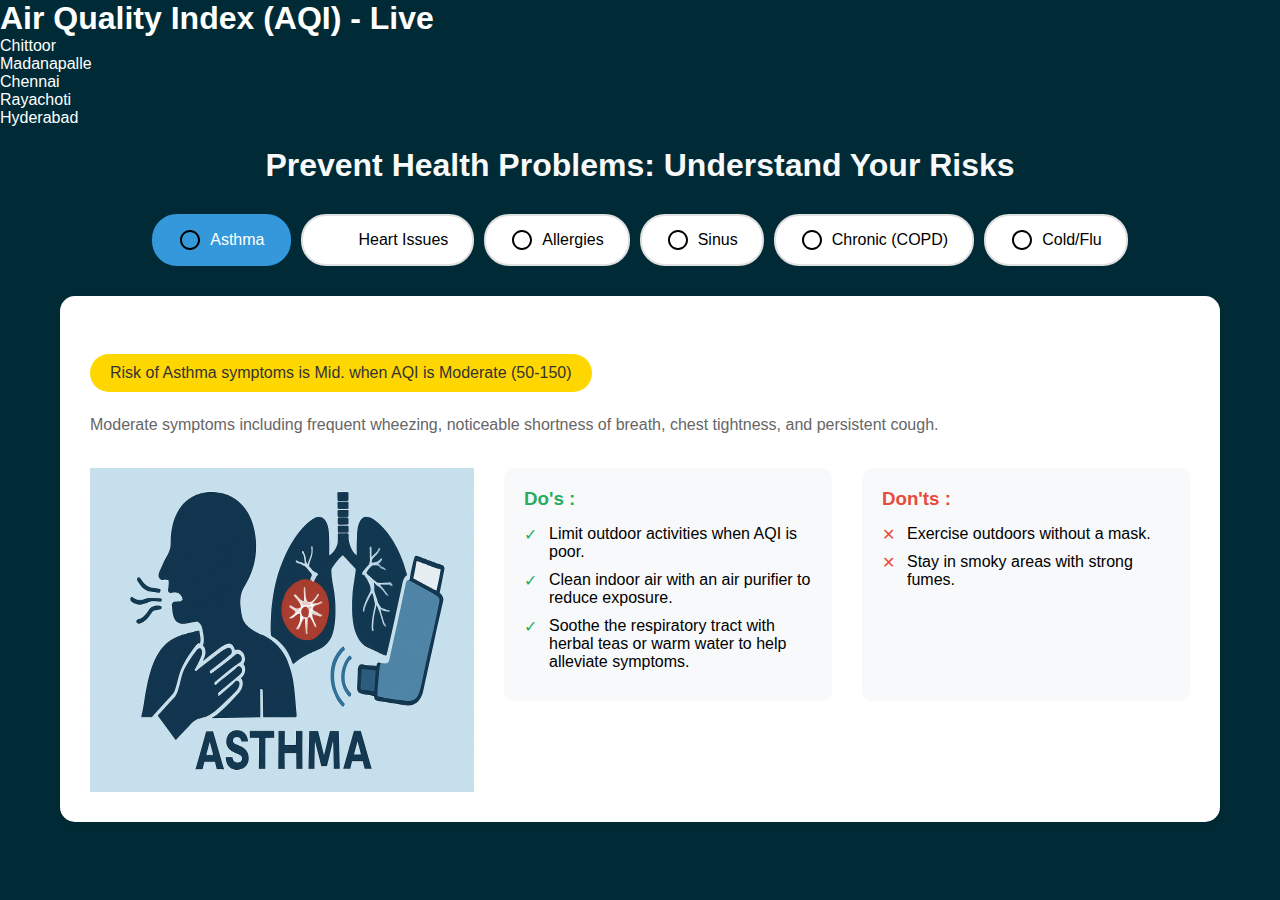
<file: public/doc.html>
<!DOCTYPE html>
<html lang="en">
<head>
    <meta charset="UTF-8">
    <meta name="viewport" content="width=device-width, initial-scale=1.0">
    <title>Health Advisory - Air Quality</title>
    <style>
        * {
            margin: 0;
            padding: 0;
            box-sizing: border-box;
            font-family: Arial, sans-serif;
        }

        body {
            background-color: #002B36;
            color: #ffffff;
        }

        .container {
            max-width: 1200px;
            margin: 0 auto;
            padding: 20px;
        }

        header {
            text-align: center;
            margin-bottom: 30px;
        }

        header h1 {
            color: #2c3e50;
            margin-bottom: 10px;
        }

        .location {
            color: #3498db;
            font-size: 1.2em;
        }

        .tabs {
            display: flex;
            justify-content: center;
            flex-wrap: wrap;
            gap: 10px;
            margin-bottom: 30px;
        }

        .tab {
            padding: 12px 24px;
            background-color: #fff;
            border: 2px solid #e0e0e0;
            border-radius: 25px;
            cursor: pointer;
            transition: all 0.3s ease;
            display: flex;
            align-items: center;
            gap: 8px;
            color: #000000;
        }

        .tab.active {
            background-color: #3498db;
            color: white;
            border-color: #3498db;
        }

        .tab-icon {
            width: 24px;
            height: 24px;
        }

        .content-section {
            background-color: #fff;
            border-radius: 15px;
            padding: 30px;
            box-shadow: 0 2px 10px rgba(0,0,0,0.1);
            display: none;
        }

        .content-section.active {
            display: block;
        }

        .risk-level {
            background-color: #ffd700;
            color: #333;
            padding: 10px 20px;
            border-radius: 20px;
            display: inline-block;
            margin-bottom: 20px;
        }

        .symptoms {
            color: #666;
            margin-bottom: 30px;
            line-height: 1.6;
        }

        .recommendations {
            display: flex;
            gap: 30px;
            margin-top: 20px;
            align-items: flex-start;
        }

        .condition-icon {
            width: 30vw;
            height: 36vh;
            flex-shrink: 0;
        }

        .recommendation-content {
            flex: 1;
            display: grid;
            grid-template-columns: 1fr 1fr;
            gap: 30px;
        }

        .do-section, .dont-section {
            background-color: #f8f9fa;
            padding: 20px;
            border-radius: 10px;
        }

        .section-content {
            flex-grow: 1;
        }

        .do-section h3 {
            color: #27ae60;
            margin-bottom: 15px;
        }

        .dont-section h3 {
            color: #e74c3c;
            margin-bottom: 15px;
        }

        .recommendation-list {
            list-style: none;
        }

        .recommendation-list li {
            margin-bottom: 10px;
            padding-left: 25px;
            position: relative;
            color: #000000;
        }

        .do-section .recommendation-list li:before {
            content: '✓';
            color: #27ae60;
            position: absolute;
            left: 0;
        }

        .dont-section .recommendation-list li:before {
            content: '✕';
            color: #e74c3c;
            position: absolute;
            left: 0;
        }

        @media (max-width: 768px) {
            .recommendations {
                grid-template-columns: 1fr;
            }

            .tabs {
                flex-direction: column;
            }

            .tab {
                width: 100%;
                justify-content: center;
            }
        }
    </style>
</head>
<body>
    <h1>Air Quality Index (AQI) - Live</h1>
    <div class="widget-container">
        <div class="widget-box">
            <div class="city-title">Chittoor</div>
            <div data-aqi-widget-payload="https://www.aqi.in/widget?p=eyJvX3ciOjEsIm9fd190X3UiOiJjIiwib190IjoibCIsIndfdF9pIjoyLCJscyI6W3sicyI6ImluZGlhL2FuZGhyYS1wcmFkZXNoL2NoaXR0b29yIn1dfQ=="></div>
        </div>
        <div class="widget-box">
            <div class="city-title">Madanapalle</div>
            <div data-aqi-widget-payload="https://www.aqi.in/widget?p=eyJvX3ciOjEsIm9fd190X3UiOiJjIiwib190IjoibCIsIndfdF9pIjoyLCJscyI6W3sicyI6ImluZGlhL2FuZGhyYS1wcmFkZXNoL21hZGFuYXBhbGxlIn1dfQ=="></div>
        </div>
        <div class="widget-box">
            <div class="city-title">Chennai</div>
            <div data-aqi-widget-payload="https://www.aqi.in/widget?p=eyJvX3ciOjEsIm9fd190X3UiOiJjIiwib190IjoibCIsIndfdF9pIjoyLCJscyI6W3sicyI6ImluZGlhL2thcm5hdGFrYS9iYW5nYWxvcmUifV19"></div>
        </div>
        <div class="widget-box">
            <div class="city-title">Rayachoti</div>
            <div data-aqi-widget-payload="https://www.aqi.in/widget?p=eyJvX3ciOjEsIm9fd190X3UiOiJjIiwib190IjoibCIsIndfdF9pIjoyLCJscyI6W3sicyI6ImluZGlhL2FuZGhyYS1wcmFkZXNoL3JheWFjaG90aSJ9XX0="></div>
        </div>
        <div class="widget-box">
            <div class="city-title">Hyderabad</div>
            <div data-aqi-widget-payload="https://www.aqi.in/widget?p=eyJvX3ciOjEsIm9fd190X3UiOiJjIiwib190IjoibCIsIndfdF9pIjoyLCJscyI6W3sicyI6ImluZGlhL3RlbGFuZ2FuYS9oeWRlcmFiYWQifV19"></div>
        </div>
    </div>
    <!-- AQI Widget Script -->
    <script src="https://www.aqi.in/scripts/widget.min.js"></script>
    <div class="container">
        <header>
            <h1 style="color: #f8f9fa;">Prevent Health Problems: Understand Your Risks</h1>
        </header>

        <div class="tabs">
            <div class="tab active" data-tab="asthma">
                <img src="[data-uri]" alt="Asthma" class="tab-icon"> Asthma
            </div>
            
            <div class="tab" data-tab="heart">
                <img src="[data-uri]" alt="Heart" class="tab-icon"> Heart Issues
            </div>
            <div class="tab" data-tab="allergies">
                <img src="[data-uri]" alt="Allergies" class="tab-icon"> Allergies
            </div>
            <div class="tab" data-tab="sinus">
                <img src="[data-uri]" alt="Sinus" class="tab-icon"> Sinus
            </div>
            <div class="tab" data-tab="copd">
                <img src="[data-uri]" alt="COPD" class="tab-icon"> Chronic (COPD)
            </div>
            <div class="tab" data-tab="cold_flu">
                <img src="[data-uri]" alt="Cold/Flu" class="tab-icon"> Cold/Flu
            </div>
        </div>

        <div id="content-container">
            <!-- Content will be dynamically loaded here -->
        </div>
    </div>

    <script>
        const healthData = {
            asthma: {
                title: 'Asthma',
                risk: 'Mid. when AQI is Moderate (50-150)',
                symptoms: 'Moderate symptoms including frequent wheezing, noticeable shortness of breath, chest tightness, and persistent cough.',
                icon: './asthma.png',
                dos: [
                    'Limit outdoor activities when AQI is poor.',
                    'Clean indoor air with an air purifier to reduce exposure.',
                    'Soothe the respiratory tract with herbal teas or warm water to help alleviate symptoms.'
                ],
                donts: [
                    'Exercise outdoors without a mask.',
                    'Stay in smoky areas with strong fumes.'
                ]
            },
            heart: {
                title: 'Heart Issues',
                risk: 'Mid. when AQI is Moderate (50-150)',
                symptoms: 'Moderate symptoms like noticeable heart palpitations, increased fatigue, more frequent shortness of breath etc.',
                icon: './heart.png',
                dos: [
                    'Limit time spent outdoors, especially during periods of high pollution.',
                    'Use air purifiers to maintain good indoor air quality, particularly in bedrooms.',
                    'Follow a heart-healthy diet low in sodium, saturated fats etc.',
                    'Monitor blood pressure and heart rate regularly.'
                ],
                donts: [
                    'Skip prescribed medications or make changes to your medication.',
                    'Ignore signs of discomfort, like chest pain or dizziness.',
                    'Drink alcohol in excess.'
                ]
            },
            allergies: {
                title: 'Allergies',
                risk: 'Mid. when AQI is Moderate (50-150)',
                symptoms: 'Moderate symptoms including persistent sneezing, more frequent coughing, throat soreness, nasal congestion, and mild chest tightness.',
                icon: './allergies.jpg',
                dos: [
                    'Keep indoor air clean by using air purifiers with HEPA filters to reduce airborne allergens.',
                    'Drink herbal teas or warm broths to soothe the throat and help reduce nasal congestion.',
                    'Use a mask when going outside to protect yourself from pollutants and allergens.'
                ],
                donts: [
                    'Ignore indoor allergens as dust, pet dander, and mold.',
                    'Exercise outdoors without protection.',
                    'Burn candles or use fireplaces indoors.'
                ]
            },
            sinus: {
                title: 'Sinus',
                risk: 'Mid. when AQI is Moderate (50-150)',
                symptoms: 'Moderate to severe symptoms, such as a runny nose with thick mucus, facial pressure, teeth pain, fever, cough, headache, and tiredness.',
                icon: './sinus.png',
                dos: [
                    'Check the air quality regularly to avoid the exposure.',
                    'Avoid nasal allergy triggers.',
                    'Stay indoors and avoid outdoor air pollution exposure.'
                ],
                donts: [
                    'Smoke or expose yourself to outdoor smoke.',
                    'Avoid exercising or breathing exercises.'
                ]
            },
            copd: {
                title: 'Chronic (COPD)',
                risk: 'Mid. when AQI is Moderate (50-150)',
                symptoms: 'Moderate symptoms including more frequent shortness of breath, persistent cough, increased wheezing, chest tightness, and fatigue.',
                icon: './chr.png',
                dos: [
                    'Use a humidifier to Keep indoor air moist for ease breathing.',
                    'Drink herbal teas to soothe respiratory passages.',
                    'Follow your medication regime for COPD symptoms.'
                ],
                donts: [
                    'Smoke or expose yourself to smoke: Avoid any exposure to smoke, including cooking fumes, fire pits, or cigarettes.',
                    'Skip medications: Do not miss any prescribed medications; they are essential for managing your condition.',
                    'Engage in strenuous outdoor activities: Avoid heavy physical exertion outdoors, especially during moderate pollution levels.'
                ]
            },
            cold_flu: {
                title: 'Cold/Flu',
                risk: 'Mid. when AQI is Moderate (50-150)',
                symptoms: 'Moderate symptoms including more frequent sneezing, a stuffy or runny nose, cough, mild fever, and body aches.',
                icon: 'cold.png',
                dos: [
                    'Limit outdoor activities, when air quality is poor.',
                    'Use air purifiers indoors to reduce indoor pollution and allergens.',
                    'Wear a mask when going outside to protect yourself.'
                ],
                donts: [
                    'Spend extended time outdoors without proper protection when the AQI is elevated.',
                    'Skip meals; maintain a balanced diet to boost your immune system.',
                    'Share personal items like towels or utensils with others to prevent the spread of germs.'
                ]
            }
        };

        function createContentSection(data) {
            return `
                <div class="content-section active">
                    <h2>${data.title}</h2>
                    <div class="risk-level">Risk of ${data.title} symptoms is ${data.risk}</div>
                    <p class="symptoms">${data.symptoms}</p>
                    
                    <div class="recommendations">
                        <img src="${data.icon}" alt="${data.title}" class="condition-icon">
                        <div class="recommendation-content">
                            <div class="do-section">
                                <div class="section-content">
                                    <h3>Do's :</h3>
                                    <ul class="recommendation-list">
                                        ${data.dos.map(item => `<li>${item}</li>`).join('')}
                                    </ul>
                                </div>
                            </div>
                            
                            <div class="dont-section">
                                <div class="section-content">
                                    <h3>Don'ts :</h3>
                                    <ul class="recommendation-list">
                                        ${data.donts.map(item => `<li>${item}</li>`).join('')}
                                    </ul>
                                </div>
                            </div>
                        </div>
                    </div>
                </div>
            `;
        }

        // Initial content load
        document.getElementById('content-container').innerHTML = createContentSection(healthData.asthma);

        // Tab switching functionality
        document.querySelectorAll('.tab').forEach(tab => {
            tab.addEventListener('click', () => {
                // Update active tab
                document.querySelector('.tab.active').classList.remove('active');
                tab.classList.add('active');

                // Update content
                const condition = tab.getAttribute('data-tab');
                document.getElementById('content-container').innerHTML = createContentSection(healthData[condition]);
            });
        });
    </script>
</body>
</html>
</file>
